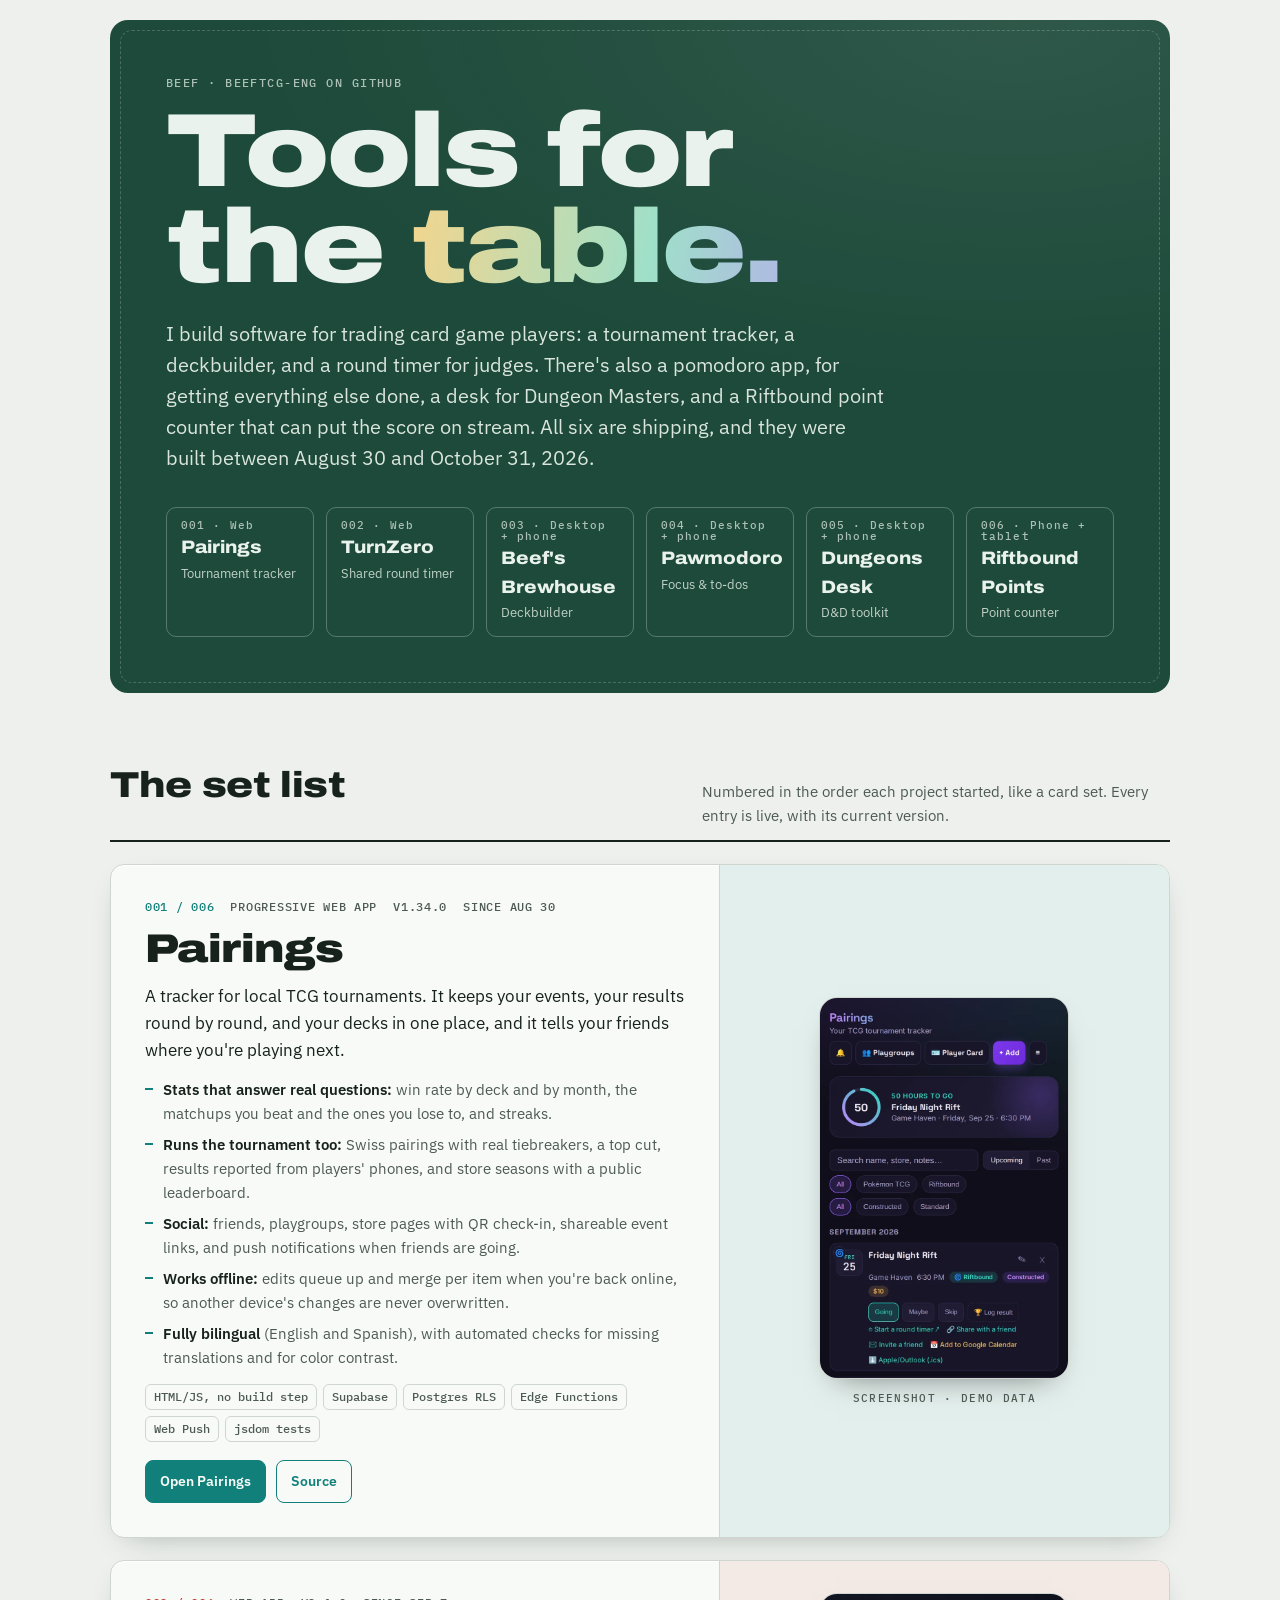
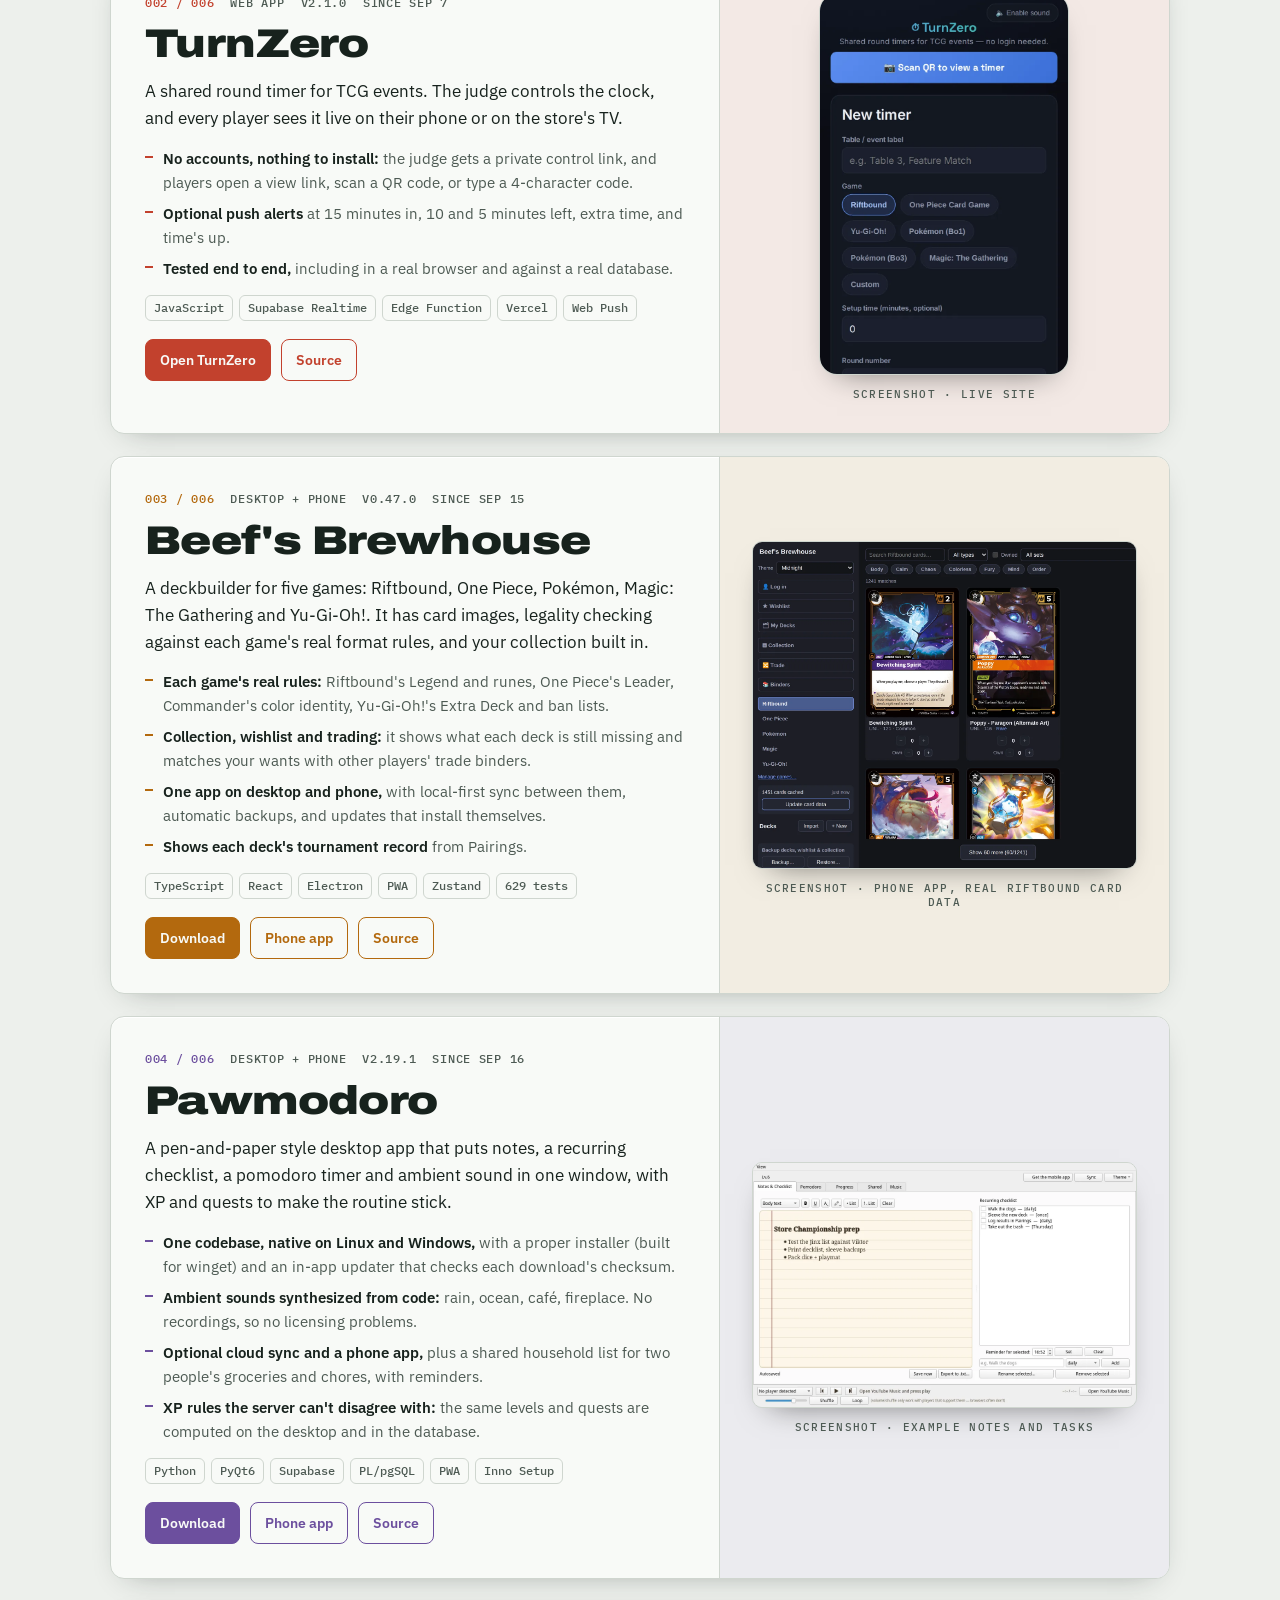
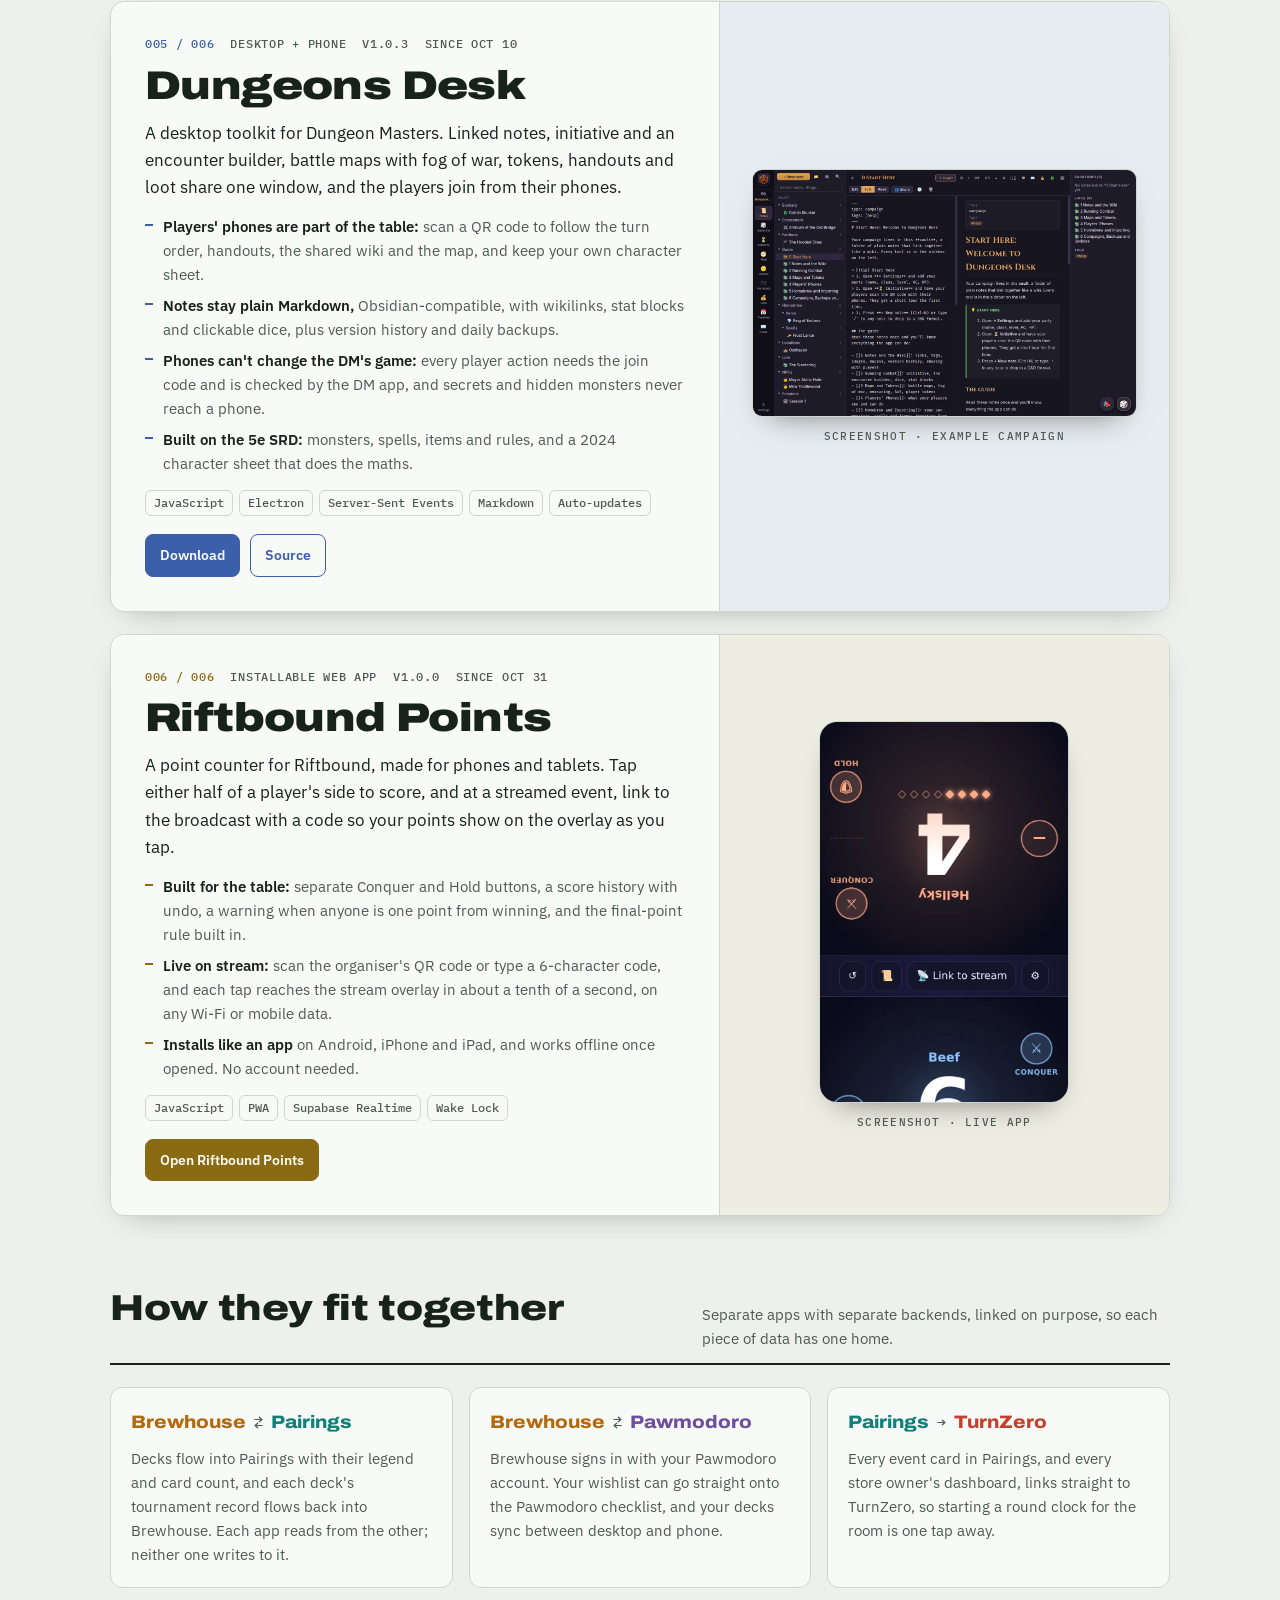
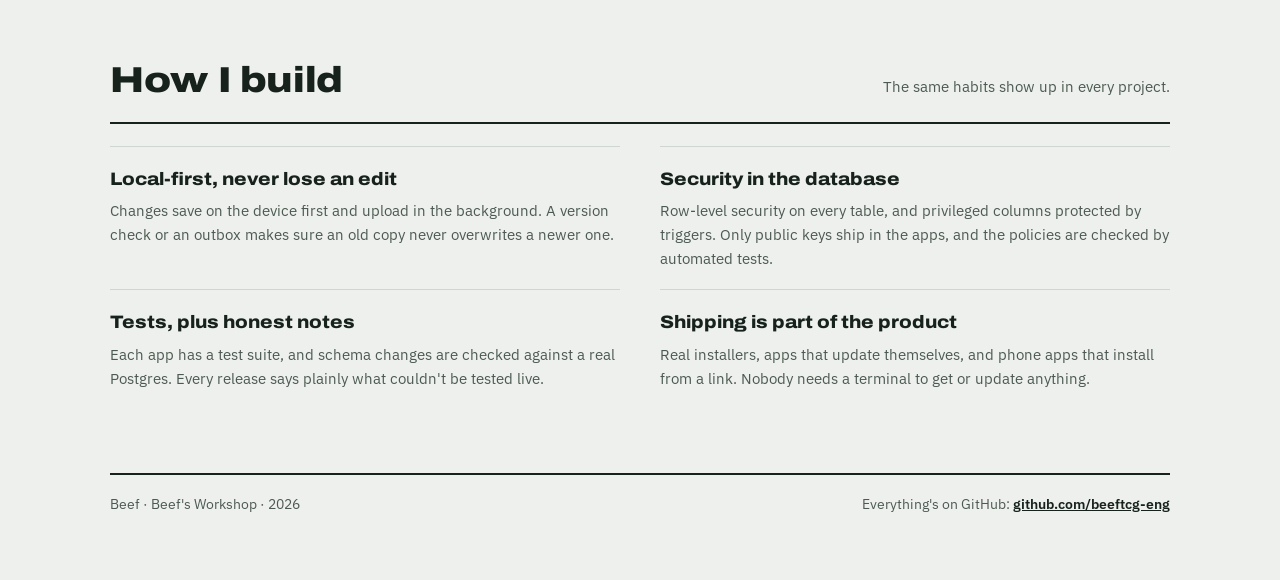
<file: index.html>
<!doctype html>
<html lang="en">
<head>
<meta charset="utf-8">
<meta name="viewport" content="width=device-width, initial-scale=1, viewport-fit=cover">
<title>Beef's Workshop</title>
<meta name="description" content="Beef's shipped apps for trading card game and tabletop players: Pairings, TurnZero, Beef's Brewhouse, Pawmodoro, Dungeons Desk and Riftbound Points.">
<meta property="og:title" content="Beef's Workshop">
<meta property="og:description" content="Tools for the table: a tournament tracker, a deckbuilder, a round timer, a pomodoro app, a desk for Dungeon Masters and a Riftbound point counter.">
<meta property="og:type" content="website">
<meta property="og:url" content="https://beeftcg-eng.github.io/">
<meta name="theme-color" content="#1d4a3a">
<link rel="icon" href="data:image/svg+xml,%3Csvg xmlns='http://www.w3.org/2000/svg' viewBox='0 0 64 64'%3E%3Crect x='14' y='6' width='36' height='52' rx='6' fill='%231d4a3a'/%3E%3Crect x='19' y='11' width='26' height='42' rx='3' fill='none' stroke='%23e9f2ec' stroke-width='2' stroke-dasharray='4 3'/%3E%3Ctext x='32' y='40' font-family='Arial' font-weight='900' font-size='22' text-anchor='middle' fill='%23f4d58d'%3EB%3C/text%3E%3C/svg%3E">
<link rel="preconnect" href="https://fonts.googleapis.com">
<link rel="preconnect" href="https://fonts.gstatic.com" crossorigin>
<link rel="stylesheet" href="https://fonts.googleapis.com/css2?family=Archivo:wdth,wght@112..125,500..900&family=IBM+Plex+Mono:wght@400;500&family=IBM+Plex+Sans:ital,wght@0,400;0,500;0,600;1,400&display=swap">
<style>
  :root {
    color-scheme: light;
    --ground: #edf0ec;
    --sheet: #f8faf7;
    --ink: #17221d;
    --ink-soft: #4d5a53;
    --rule: #cfd6cf;
    --felt: #1d4a3a;
    --felt-ink: #e9f2ec;
    --shadow: 0 1px 0 #ffffff inset, 0 10px 30px -18px rgba(23, 34, 29, .45);
    /* per-project accents, taken from each app's own palette */
    --turnzero: #c2412d;
    --pairings: #11807a;
    --brewhouse: #b3690e;
    --pawmodoro: #6c4f9e;
    --dungeons: #3b5fa8;
    --points: #8a6a12;
    --display: "Archivo", "Arial Narrow", "Helvetica Neue", Arial, sans-serif;
    --body: "IBM Plex Sans", "Segoe UI", Roboto, Helvetica, Arial, sans-serif;
    --mono: "IBM Plex Mono", ui-monospace, "SFMono-Regular", Menlo, Consolas, monospace;
  }
  @media (prefers-color-scheme: dark) {
    :root:not([data-theme="light"]) {
      color-scheme: dark;
      --ground: #101714;
      --sheet: #17201c;
      --ink: #e4ebe6;
      --ink-soft: #9fb0a6;
      --rule: #2c3833;
      --felt: #173c2f;
      --felt-ink: #e4efe8;
      --shadow: 0 1px 0 rgba(255, 255, 255, .04) inset, 0 12px 30px -16px rgba(0, 0, 0, .7);
      --turnzero: #ef7a62;
      --pairings: #4cc3bb;
      --brewhouse: #eba44a;
      --pawmodoro: #b59ae6;
    --dungeons: #8fb0ef;
    --points: #f4d58d;
    }
  }
  :root[data-theme="dark"] {
    color-scheme: dark;
    --ground: #101714;
    --sheet: #17201c;
    --ink: #e4ebe6;
    --ink-soft: #9fb0a6;
    --rule: #2c3833;
    --felt: #173c2f;
    --felt-ink: #e4efe8;
    --shadow: 0 1px 0 rgba(255, 255, 255, .04) inset, 0 12px 30px -16px rgba(0, 0, 0, .7);
    --turnzero: #ef7a62;
    --pairings: #4cc3bb;
    --brewhouse: #eba44a;
    --pawmodoro: #b59ae6;
    --dungeons: #8fb0ef;
    --points: #f4d58d;
  }

  * { box-sizing: border-box; }
  html { -webkit-text-size-adjust: 100%; }
  body { margin: 0; }
  img { max-width: 100%; }
  body {
    background: var(--ground);
    color: var(--ink);
    font: 400 16px/1.6 var(--body);
    padding-inline: 20px;
    padding-block: 0 64px;
  }
  .wrap { max-width: 1060px; margin: 0 auto; }
  a { color: inherit; }
  a:focus-visible, button:focus-visible { outline: 2px solid var(--pairings); outline-offset: 3px; border-radius: 4px; }
  h1, h2, h3 { font-family: var(--display); text-wrap: balance; margin: 0; }
  .eyebrow {
    font: 500 12px/1.2 var(--mono);
    letter-spacing: .12em;
    text-transform: uppercase;
    color: var(--ink-soft);
  }

  /* ---------- hero: the playmat ---------- */
  .mat {
    margin-top: 20px;
    background:
      radial-gradient(120% 90% at 85% 0%, rgba(255, 255, 255, .08), transparent 60%),
      var(--felt);
    color: var(--felt-ink);
    border-radius: 18px;
    padding: clamp(28px, 5vw, 56px);
    position: relative;
    overflow: hidden;
  }
  .mat::after { /* stitched playmat edge */
    content: "";
    position: absolute;
    inset: 10px;
    border: 1.5px dashed rgba(233, 242, 236, .22);
    border-radius: 12px;
    pointer-events: none;
  }
  .mat .eyebrow { color: rgba(233, 242, 236, .7); }
  .mat h1 {
    font-size: clamp(44px, 9vw, 104px);
    line-height: .92;
    font-weight: 900;
    font-stretch: 125%;
    letter-spacing: -.02em;
    margin-top: 14px;
  }
  .mat h1 .foil {
    background: linear-gradient(100deg, #f4d58d 0%, #9fe0c9 30%, #b8a6f0 55%, #f7b27a 80%, #f4d58d 100%);
    background-size: 220% 100%;
    -webkit-background-clip: text;
    background-clip: text;
    color: transparent;
    animation: foil 9s ease-in-out infinite alternate;
  }
  @keyframes foil { from { background-position: 0% 0; } to { background-position: 100% 0; } }
  @media (prefers-reduced-motion: reduce) { .mat h1 .foil { animation: none; } }
  .mat p.lede {
    max-width: 60ch;
    font-size: clamp(17px, 2.1vw, 20px);
    line-height: 1.55;
    margin: 22px 0 0;
    color: rgba(233, 242, 236, .92);
  }
  .zones {
    margin-top: 34px;
    display: grid;
    grid-template-columns: repeat(6, minmax(0, 1fr));
    gap: 12px;
  }
  .zone {
    border: 1.5px solid rgba(233, 242, 236, .28);
    border-radius: 10px;
    padding: 12px 14px;
    text-decoration: none;
    display: flex;
    flex-direction: column;
    gap: 2px;
    transition: background .2s, border-color .2s;
  }
  .zone:hover { background: rgba(255, 255, 255, .07); border-color: rgba(233, 242, 236, .55); }
  .zone .no { font: 500 11px/1 var(--mono); letter-spacing: .1em; opacity: .7; }
  .zone b { font-family: var(--display); font-stretch: 112%; font-weight: 800; font-size: 18px; }
  .zone span:last-child { font-size: 13px; opacity: .8; }

  /* ---------- section heads ---------- */
  .head {
    display: flex;
    flex-wrap: wrap;
    align-items: baseline;
    justify-content: space-between;
    gap: 8px 24px;
    margin: 64px 0 22px;
    padding-bottom: 12px;
    border-bottom: 2px solid var(--ink);
  }
  .head h2 { font-size: clamp(26px, 4vw, 36px); font-weight: 850; font-stretch: 118%; letter-spacing: -.01em; }
  .head p { margin: 0; color: var(--ink-soft); font-size: 15px; max-width: 52ch; }

  /* ---------- the set list ---------- */
  .set { display: grid; gap: 22px; }
  .entry {
    --accent: var(--ink);
    background: var(--sheet);
    border: 1px solid var(--rule);
    border-radius: 14px;
    box-shadow: var(--shadow);
    display: grid;
    grid-template-columns: minmax(0, 1.35fr) minmax(0, 1fr);
    overflow: hidden;
  }
  .entry.tz { --accent: var(--turnzero); }
  .entry.pr { --accent: var(--pairings); }
  .entry.bh { --accent: var(--brewhouse); }
  .entry.pm { --accent: var(--pawmodoro); }
  .entry.dd { --accent: var(--dungeons); }
  .entry.rp { --accent: var(--points); }
  .entry .text { padding: clamp(22px, 3.2vw, 34px); display: flex; flex-direction: column; gap: 14px; }
  .meta {
    display: flex;
    flex-wrap: wrap;
    gap: 6px 16px;
    font: 500 12px/1.3 var(--mono);
    letter-spacing: .06em;
    text-transform: uppercase;
    color: var(--ink-soft);
  }
  .meta .num { color: var(--accent); font-weight: 500; }
  .entry h3 { font-size: clamp(28px, 4vw, 40px); font-weight: 900; font-stretch: 120%; line-height: 1; letter-spacing: -.015em; }
  .entry .pitch { margin: 0; font-size: 17px; max-width: 58ch; }
  .entry ul { margin: 0; padding: 0; list-style: none; display: grid; gap: 7px; font-size: 15px; color: var(--ink-soft); }
  .entry li { padding-left: 18px; position: relative; max-width: 62ch; }
  .entry li::before { content: ""; position: absolute; left: 0; top: .62em; width: 8px; height: 2px; background: var(--accent); }
  .entry li strong { color: var(--ink); font-weight: 600; }
  .stack { display: flex; flex-wrap: wrap; gap: 6px; }
  .stack span {
    font: 500 12px/1 var(--mono);
    padding: 6px 8px;
    border: 1px solid var(--rule);
    border-radius: 6px;
    color: var(--ink-soft);
  }
  .links { display: flex; flex-wrap: wrap; gap: 10px; margin-top: 4px; }
  .links a {
    font-weight: 600;
    font-size: 14px;
    text-decoration: none;
    padding: 9px 14px;
    border-radius: 8px;
    border: 1.5px solid var(--accent);
    color: var(--accent);
    transition: background .15s, color .15s;
  }
  .links a.primary { background: var(--accent); color: var(--sheet); }
  .links a:hover { background: var(--accent); color: var(--sheet); }

  /* the specimen: a real screenshot of each app */
  .specimen {
    margin: 0;
    background: color-mix(in srgb, var(--accent) 9%, var(--sheet));
    border-left: 1px solid var(--rule);
    padding: clamp(22px, 3vw, 32px);
    display: flex;
    flex-direction: column;
    justify-content: center;
    align-items: center;
    gap: 12px;
  }
  .shot img {
    display: block;
    max-width: 100%;
    height: auto;
    border: 1px solid var(--rule);
    border-radius: 10px;
    background: var(--sheet);
    box-shadow: 0 14px 30px -18px rgba(0, 0, 0, .55);
  }
  /* phone screenshots: a phone-width window onto the top of the screen */
  .shot.phone img {
    width: min(100%, 250px);
    aspect-ratio: 720 / 1100;
    object-fit: cover;
    object-position: top;
    border-radius: 18px;
  }
  .shot.wide img { width: 100%; }
  .shot figcaption {
    font: 500 11px/1.3 var(--mono);
    letter-spacing: .12em;
    text-transform: uppercase;
    color: var(--ink-soft);
    text-align: center;
  }

  /* ---------- how they connect ---------- */
  .links-grid { display: grid; grid-template-columns: repeat(3, minmax(0, 1fr)); gap: 16px; }
  .link-card { padding: 20px; border-radius: 12px; background: var(--sheet); border: 1px solid var(--rule); display: flex; flex-direction: column; gap: 10px; }
  .pair { display: flex; align-items: center; gap: 8px; flex-wrap: wrap; font-family: var(--display); font-weight: 800; font-stretch: 112%; font-size: 18px; }
  .pair .arrow { font-family: var(--mono); font-weight: 500; color: var(--ink-soft); font-size: 15px; }
  .c-tz { color: var(--turnzero); } .c-pr { color: var(--pairings); } .c-bh { color: var(--brewhouse); } .c-pm { color: var(--pawmodoro); } .c-dd { color: var(--dungeons); } .c-rp { color: var(--points); }
  .link-card p { margin: 0; color: var(--ink-soft); font-size: 15px; }

  /* ---------- habits ---------- */
  .habits { display: grid; grid-template-columns: repeat(2, minmax(0, 1fr)); gap: 0 40px; }
  .habit { padding: 18px 0; border-top: 1px solid var(--rule); }
  .habit h3 { font-size: 18px; font-weight: 800; font-stretch: 112%; margin-bottom: 6px; }
  .habit p { margin: 0; color: var(--ink-soft); font-size: 15px; max-width: 58ch; }

  footer {
    margin-top: 64px;
    padding-top: 18px;
    border-top: 2px solid var(--ink);
    display: flex;
    flex-wrap: wrap;
    justify-content: space-between;
    gap: 10px 24px;
    font-size: 14px;
    color: var(--ink-soft);
  }
  footer a { font-weight: 600; color: var(--ink); }

  @media (max-width: 1100px) {
    .zones { grid-template-columns: repeat(3, minmax(0, 1fr)); }
  }
  @media (max-width: 820px) {
    .entry { grid-template-columns: 1fr; }
    .specimen { border-left: 0; border-top: 1px solid var(--rule); }
    .links-grid { grid-template-columns: 1fr; }
    .habits { grid-template-columns: 1fr; }
    .zones { grid-template-columns: repeat(2, minmax(0, 1fr)); }
  }
</style>
</head>
<body>

<div class="wrap">
  <header class="mat">
    <div class="eyebrow">Beef · beeftcg-eng on GitHub</div>
    <h1>Tools for the <span class="foil">table.</span></h1>
    <p class="lede">
      I build software for trading card game players: a tournament tracker, a deckbuilder, and a round timer for judges.
      There's also a pomodoro app, for getting everything else done, a desk for Dungeon Masters, and a Riftbound point
      counter that can put the score on stream. All six are shipping, and they were built between August&nbsp;30 and October&nbsp;31, 2026.
    </p>
    <nav class="zones" aria-label="Projects">
      <a class="zone" href="#pairings"><span class="no">001 · Web</span><b>Pairings</b><span>Tournament tracker</span></a>
      <a class="zone" href="#turnzero"><span class="no">002 · Web</span><b>TurnZero</b><span>Shared round timer</span></a>
      <a class="zone" href="#brewhouse"><span class="no">003 · Desktop + phone</span><b>Beef's Brewhouse</b><span>Deckbuilder</span></a>
      <a class="zone" href="#pawmodoro"><span class="no">004 · Desktop + phone</span><b>Pawmodoro</b><span>Focus &amp; to-dos</span></a>
      <a class="zone" href="#dungeonsdesk"><span class="no">005 · Desktop + phone</span><b>Dungeons Desk</b><span>D&amp;D toolkit</span></a>
      <a class="zone" href="#points"><span class="no">006 · Phone + tablet</span><b>Riftbound Points</b><span>Point counter</span></a>
    </nav>
  </header>

  <div class="head">
    <h2>The set list</h2>
    <p>Numbered in the order each project started, like a card set. Every entry is live, with its current version.</p>
  </div>

  <div class="set">
    <!-- 001 Pairings -->
    <article class="entry pr" id="pairings">
      <div class="text">
        <div class="meta"><span class="num">001 / 006</span><span>Progressive web app</span><span>v1.34.0</span><span>Since Aug 30</span></div>
        <h3>Pairings</h3>
        <p class="pitch">A tracker for local TCG tournaments. It keeps your events, your results round by round, and your decks in one place, and it tells your friends where you're playing next.</p>
        <ul>
          <li><strong>Stats that answer real questions:</strong> win rate by deck and by month, the matchups you beat and the ones you lose to, and streaks.</li>
          <li><strong>Runs the tournament too:</strong> Swiss pairings with real tiebreakers, a top cut, results reported from players' phones, and store seasons with a public leaderboard.</li>
          <li><strong>Social:</strong> friends, playgroups, store pages with QR check-in, shareable event links, and push notifications when friends are going.</li>
          <li><strong>Works offline:</strong> edits queue up and merge per item when you're back online, so another device's changes are never overwritten.</li>
          <li><strong>Fully bilingual</strong> (English and Spanish), with automated checks for missing translations and for color contrast.</li>
        </ul>
        <div class="stack"><span>HTML/JS, no build step</span><span>Supabase</span><span>Postgres RLS</span><span>Edge Functions</span><span>Web Push</span><span>jsdom tests</span></div>
        <div class="links">
          <a class="primary" href="https://pairings-coral.vercel.app" target="_blank" rel="noopener">Open Pairings</a>
          <a href="https://github.com/beeftcg-eng/Pairings" target="_blank" rel="noopener">Source</a>
        </div>
      </div>
      <figure class="specimen shot phone">
        <img src="img/pairings.webp" width="720" height="1474" alt="Pairings on a phone: an upcoming-event countdown and event cards with Going, Log result and round-timer links" loading="lazy" decoding="async">
        <figcaption>Screenshot · demo data</figcaption>
      </figure>
    </article>

    <!-- 002 TurnZero -->
    <article class="entry tz" id="turnzero">
      <div class="text">
        <div class="meta"><span class="num">002 / 006</span><span>Web app</span><span>v2.1.0</span><span>Since Sep 7</span></div>
        <h3>TurnZero</h3>
        <p class="pitch">A shared round timer for TCG events. The judge controls the clock, and every player sees it live on their phone or on the store's TV.</p>
        <ul>
          <li><strong>No accounts, nothing to install:</strong> the judge gets a private control link, and players open a view link, scan a QR code, or type a 4-character code.</li>
          <li><strong>Optional push alerts</strong> at 15 minutes in, 10 and 5 minutes left, extra time, and time's up.</li>
          <li><strong>Tested end to end,</strong> including in a real browser and against a real database.</li>
        </ul>
        <div class="stack"><span>JavaScript</span><span>Supabase Realtime</span><span>Edge Function</span><span>Vercel</span><span>Web Push</span></div>
        <div class="links">
          <a class="primary" href="https://turn-zero-nine.vercel.app" target="_blank" rel="noopener">Open TurnZero</a>
          <a href="https://github.com/beeftcg-eng/round-zero" target="_blank" rel="noopener">Source</a>
        </div>
      </div>
      <figure class="specimen shot phone">
        <img src="img/turnzero.webp" width="720" height="1474" alt="TurnZero home screen: create a round timer with game presets for Riftbound, One Piece, Yu-Gi-Oh!, Pokémon and Magic" loading="lazy" decoding="async">
        <figcaption>Screenshot · live site</figcaption>
      </figure>
    </article>

    <!-- 003 Brewhouse -->
    <article class="entry bh" id="brewhouse">
      <div class="text">
        <div class="meta"><span class="num">003 / 006</span><span>Desktop + phone</span><span>v0.47.0</span><span>Since Sep 15</span></div>
        <h3>Beef's Brewhouse</h3>
        <p class="pitch">A deckbuilder for five games: Riftbound, One Piece, Pokémon, Magic: The Gathering and Yu-Gi-Oh!. It has card images, legality checking against each game's real format rules, and your collection built in.</p>
        <ul>
          <li><strong>Each game's real rules:</strong> Riftbound's Legend and runes, One Piece's Leader, Commander's color identity, Yu-Gi-Oh!'s Extra Deck and ban lists.</li>
          <li><strong>Collection, wishlist and trading:</strong> it shows what each deck is still missing and matches your wants with other players' trade binders.</li>
          <li><strong>One app on desktop and phone,</strong> with local-first sync between them, automatic backups, and updates that install themselves.</li>
          <li><strong>Shows each deck's tournament record</strong> from Pairings.</li>
        </ul>
        <div class="stack"><span>TypeScript</span><span>React</span><span>Electron</span><span>PWA</span><span>Zustand</span><span>629 tests</span></div>
        <div class="links">
          <a class="primary" href="https://github.com/beeftcg-eng/deckbuilder-releases/releases/latest" target="_blank" rel="noopener">Download</a>
          <a href="https://beeftcg-eng.github.io/deckbuilder/" target="_blank" rel="noopener">Phone app</a>
          <a href="https://github.com/beeftcg-eng/deckbuilder" target="_blank" rel="noopener">Source</a>
        </div>
      </div>
      <figure class="specimen shot wide">
        <img src="img/brewhouse.webp" width="1400" height="1191" alt="Beef's Brewhouse card browser showing Riftbound cards with deck and collection steppers" loading="lazy" decoding="async">
        <figcaption>Screenshot · phone app, real Riftbound card data</figcaption>
      </figure>
    </article>

    <!-- 004 Pawmodoro -->
    <article class="entry pm" id="pawmodoro">
      <div class="text">
        <div class="meta"><span class="num">004 / 006</span><span>Desktop + phone</span><span>v2.19.1</span><span>Since Sep 16</span></div>
        <h3>Pawmodoro</h3>
        <p class="pitch">A pen-and-paper style desktop app that puts notes, a recurring checklist, a pomodoro timer and ambient sound in one window, with XP and quests to make the routine stick.</p>
        <ul>
          <li><strong>One codebase, native on Linux and Windows,</strong> with a proper installer (built for winget) and an in-app updater that checks each download's checksum.</li>
          <li><strong>Ambient sounds synthesized from code:</strong> rain, ocean, café, fireplace. No recordings, so no licensing problems.</li>
          <li><strong>Optional cloud sync and a phone app,</strong> plus a shared household list for two people's groceries and chores, with reminders.</li>
          <li><strong>XP rules the server can't disagree with:</strong> the same levels and quests are computed on the desktop and in the database.</li>
        </ul>
        <div class="stack"><span>Python</span><span>PyQt6</span><span>Supabase</span><span>PL/pgSQL</span><span>PWA</span><span>Inno Setup</span></div>
        <div class="links">
          <a class="primary" href="https://github.com/beeftcg-eng/pawmodoro/releases/latest" target="_blank" rel="noopener">Download</a>
          <a href="https://beeftcg-eng.github.io/pawmodoro/" target="_blank" rel="noopener">Phone app</a>
          <a href="https://github.com/beeftcg-eng/pawmodoro" target="_blank" rel="noopener">Source</a>
        </div>
      </div>
      <figure class="specimen shot wide">
        <img src="img/pawmodoro.webp" width="1100" height="700" alt="Pawmodoro on the desktop: lined-paper notes beside a recurring checklist, with the player bar below" loading="lazy" decoding="async">
        <figcaption>Screenshot · example notes and tasks</figcaption>
      </figure>
    </article>
    <!-- 005 Dungeons Desk -->
    <article class="entry dd" id="dungeonsdesk">
      <div class="text">
        <div class="meta"><span class="num">005 / 006</span><span>Desktop + phone</span><span>v1.0.3</span><span>Since Oct 10</span></div>
        <h3>Dungeons Desk</h3>
        <p class="pitch">A desktop toolkit for Dungeon Masters. Linked notes, initiative and an encounter builder, battle maps with fog of war, tokens, handouts and loot share one window, and the players join from their phones.</p>
        <ul>
          <li><strong>Players' phones are part of the table:</strong> scan a QR code to follow the turn order, handouts, the shared wiki and the map, and keep your own character sheet.</li>
          <li><strong>Notes stay plain Markdown,</strong> Obsidian-compatible, with wikilinks, stat blocks and clickable dice, plus version history and daily backups.</li>
          <li><strong>Phones can't change the DM's game:</strong> every player action needs the join code and is checked by the DM app, and secrets and hidden monsters never reach a phone.</li>
          <li><strong>Built on the 5e SRD:</strong> monsters, spells, items and rules, and a 2024 character sheet that does the maths.</li>
        </ul>
        <div class="stack"><span>JavaScript</span><span>Electron</span><span>Server-Sent Events</span><span>Markdown</span><span>Auto-updates</span></div>
        <div class="links">
          <a class="primary" href="https://github.com/beeftcg-eng/dungeons-desk/releases/latest" target="_blank" rel="noopener">Download</a>
          <a href="https://github.com/beeftcg-eng/dungeons-desk" target="_blank" rel="noopener">Source</a>
        </div>
      </div>
      <figure class="specimen shot wide">
        <img src="img/dungeonsdesk.webp" width="1400" height="900" alt="Dungeons Desk notes view: a campaign vault in the sidebar, a note in split edit and preview, and its links and tags" loading="lazy" decoding="async">
        <figcaption>Screenshot · example campaign</figcaption>
      </figure>
    </article>

    <!-- 006 Riftbound Points -->
    <article class="entry rp" id="points">
      <div class="text">
        <div class="meta"><span class="num">006 / 006</span><span>Installable web app</span><span>v1.0.0</span><span>Since Oct 31</span></div>
        <h3>Riftbound Points</h3>
        <p class="pitch">A point counter for Riftbound, made for phones and tablets. Tap either half of a player's side to score, and at a streamed event, link to the broadcast with a code so your points show on the overlay as you tap.</p>
        <ul>
          <li><strong>Built for the table:</strong> separate Conquer and Hold buttons, a score history with undo, a warning when anyone is one point from winning, and the final-point rule built in.</li>
          <li><strong>Live on stream:</strong> scan the organiser's QR code or type a 6-character code, and each tap reaches the stream overlay in about a tenth of a second, on any Wi-Fi or mobile data.</li>
          <li><strong>Installs like an app</strong> on Android, iPhone and iPad, and works offline once opened. No account needed.</li>
        </ul>
        <div class="stack"><span>JavaScript</span><span>PWA</span><span>Supabase Realtime</span><span>Wake Lock</span></div>
        <div class="links">
          <a class="primary" href="https://beeftcg-eng.github.io/points/" target="_blank" rel="noopener">Open Riftbound Points</a>
        </div>
      </div>
      <figure class="specimen shot phone">
        <img src="img/points.webp" width="720" height="1474" alt="Riftbound Points on a phone: two players' scores, 4 and 6 of 8, each with Conquer, Hold and minus buttons, the opponent's half turned to face them" loading="lazy" decoding="async">
        <figcaption>Screenshot · live app</figcaption>
      </figure>
    </article>
  </div>

  <div class="head">
    <h2>How they fit together</h2>
    <p>Separate apps with separate backends, linked on purpose, so each piece of data has one home.</p>
  </div>
  <div class="links-grid">
    <div class="link-card">
      <div class="pair"><span class="c-bh">Brewhouse</span><span class="arrow">⇄</span><span class="c-pr">Pairings</span></div>
      <p>Decks flow into Pairings with their legend and card count, and each deck's tournament record flows back into Brewhouse. Each app reads from the other; neither one writes to it.</p>
    </div>
    <div class="link-card">
      <div class="pair"><span class="c-bh">Brewhouse</span><span class="arrow">⇄</span><span class="c-pm">Pawmodoro</span></div>
      <p>Brewhouse signs in with your Pawmodoro account. Your wishlist can go straight onto the Pawmodoro checklist, and your decks sync between desktop and phone.</p>
    </div>
    <div class="link-card">
      <div class="pair"><span class="c-pr">Pairings</span><span class="arrow">→</span><span class="c-tz">TurnZero</span></div>
      <p>Every event card in Pairings, and every store owner's dashboard, links straight to TurnZero, so starting a round clock for the room is one tap away.</p>
    </div>
  </div>

  <div class="head">
    <h2>How I build</h2>
    <p>The same habits show up in every project.</p>
  </div>
  <div class="habits">
    <div class="habit">
      <h3>Local-first, never lose an edit</h3>
      <p>Changes save on the device first and upload in the background. A version check or an outbox makes sure an old copy never overwrites a newer one.</p>
    </div>
    <div class="habit">
      <h3>Security in the database</h3>
      <p>Row-level security on every table, and privileged columns protected by triggers. Only public keys ship in the apps, and the policies are checked by automated tests.</p>
    </div>
    <div class="habit">
      <h3>Tests, plus honest notes</h3>
      <p>Each app has a test suite, and schema changes are checked against a real Postgres. Every release says plainly what couldn't be tested live.</p>
    </div>
    <div class="habit">
      <h3>Shipping is part of the product</h3>
      <p>Real installers, apps that update themselves, and phone apps that install from a link. Nobody needs a terminal to get or update anything.</p>
    </div>
  </div>

  <footer>
    <span>Beef · Beef's Workshop · 2026</span>
    <span>Everything's on GitHub: <a href="https://github.com/beeftcg-eng" target="_blank" rel="noopener">github.com/beeftcg-eng</a></span>
  </footer>
</div>

</body>
</html>
</file>
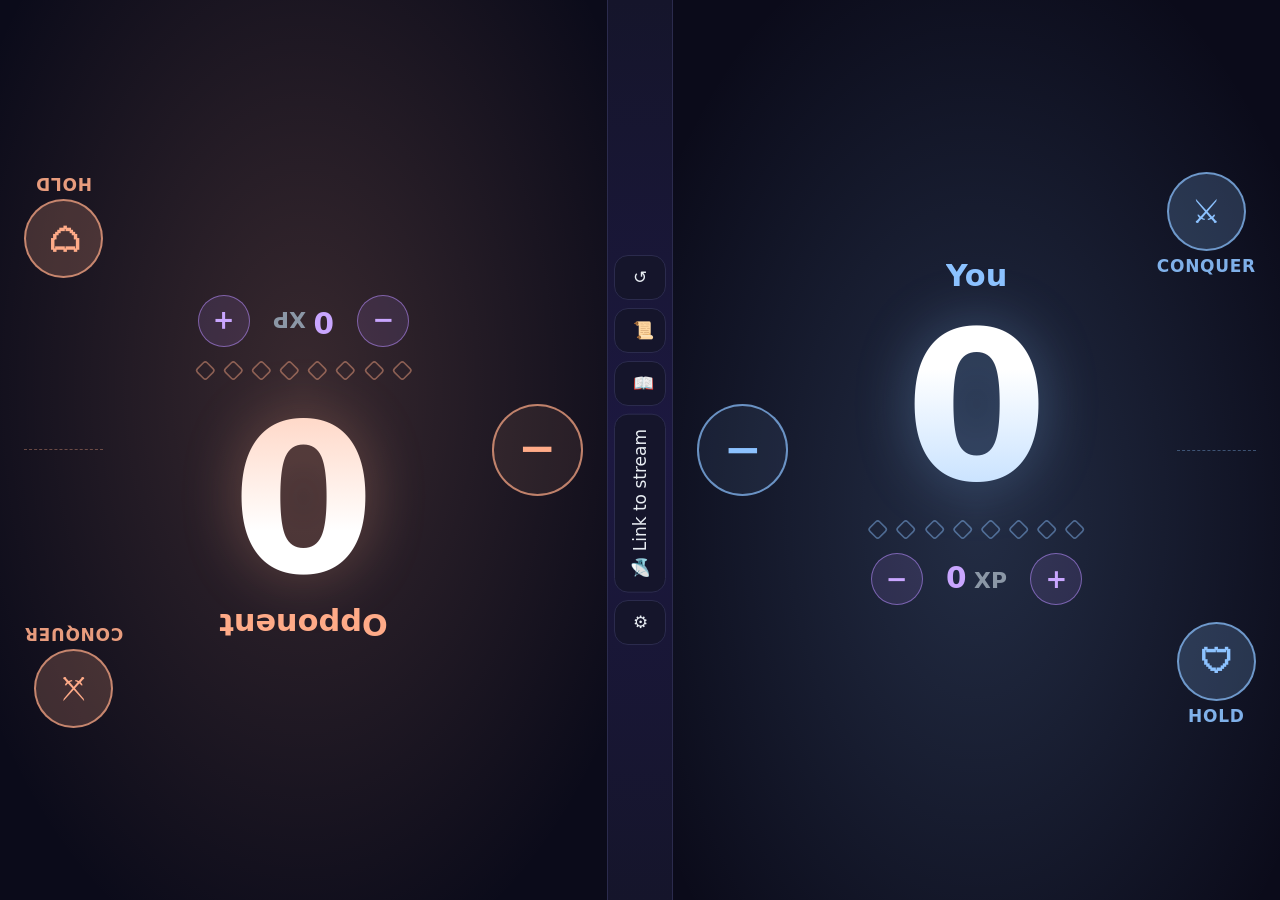
<file: points/index.html>
<!DOCTYPE html>
<html lang="en">
<head>
<meta charset="utf-8">
<meta name="viewport" content="width=device-width, initial-scale=1, viewport-fit=cover, user-scalable=no, interactive-widget=resizes-content">
<meta name="mobile-web-app-capable" content="yes">
<meta name="theme-color" content="#0b0b1a">
<meta name="description" content="Free Riftbound point counter. Link it to a tournament stream with a code.">
<meta name="apple-mobile-web-app-capable" content="yes">
<meta name="apple-mobile-web-app-status-bar-style" content="black-translucent">
<title>Riftbound Points</title>
<link rel="manifest" href="manifest.webmanifest">
<link rel="icon" href="icon.svg" type="image/svg+xml">
<link rel="apple-touch-icon" href="apple-touch-icon.png">
<link rel="stylesheet" href="app.css">
</head>
<body>
<main id="board">
  <section class="side them" id="them">
    <button class="zone minus" data-who="them" data-kind="minus" aria-label="Opponent minus one"><span class="ico">−</span></button>
    <button class="zone conquer" data-who="them" data-kind="conquer" aria-label="Opponent conquer, plus one"><span class="stk"><span class="ico">⚔</span><b>Conquer</b></span></button>
    <button class="zone hold" data-who="them" data-kind="hold" aria-label="Opponent hold, plus one"><span class="stk"><span class="ico">🛡</span><b>Hold</b></span></button>
    <div class="alerts" id="themAlerts"></div>
    <div class="center">
      <div class="name" id="themName">Opponent</div>
      <div class="pts" id="themPts">0</div>
      <div class="pips" id="themPips"></div>
      <div class="xp" id="themXp"><button class="xp-btn" data-xp="-1" data-who="them" aria-label="Opponent XP minus one">−</button><span class="xp-val"><b>0</b> XP<i class="lv"></i></span><button class="xp-btn" data-xp="1" data-who="them" aria-label="Opponent XP plus one">+</button></div>
      <div class="note" id="themNote"></div>
      <div class="clock" id="themClock" hidden></div>
    </div>
  </section>

  <nav class="bar">
    <button id="resetBtn" title="Both scores back to 0" aria-label="Reset">↺<span class="lbl"> Reset</span></button>
    <button id="logBtn" title="Score history" aria-label="Score history">📜<span class="lbl"> Log</span></button>
    <button id="rulesBtn" title="Search the official rules and cards" aria-label="Rules search">📖<span class="lbl"> Rules</span></button>
    <button id="linkBtn" class="link">📡 Link to stream</button>
    <button id="installBtn" class="install" hidden aria-label="Install">⬇<span class="lbl"> Install</span></button>
    <button id="menuBtn" title="Settings" aria-label="Settings">⚙</button>
  </nav>

  <section class="side me" id="me">
    <button class="zone minus" data-who="me" data-kind="minus" aria-label="minus one"><span class="ico">−</span></button>
    <button class="zone conquer" data-who="me" data-kind="conquer" aria-label="conquer, plus one"><span class="stk"><span class="ico">⚔</span><b>Conquer</b></span></button>
    <button class="zone hold" data-who="me" data-kind="hold" aria-label="hold, plus one"><span class="stk"><span class="ico">🛡</span><b>Hold</b></span></button>
    <div class="alerts" id="meAlerts"></div>
    <div class="center">
      <div class="name" id="meName">You</div>
      <div class="pts" id="mePts">0</div>
      <div class="pips" id="mePips"></div>
      <div class="xp" id="meXp"><button class="xp-btn" data-xp="-1" data-who="me" aria-label="XP minus one">−</button><span class="xp-val"><b>0</b> XP<i class="lv"></i></span><button class="xp-btn" data-xp="1" data-who="me" aria-label="XP plus one">+</button></div>
      <div class="note" id="meNote"></div>
      <div class="clock" id="meClock" hidden></div>
    </div>
  </section>
</main>

<dialog id="logDlg" class="log-dlg">
  <form method="dialog">
    <h2>Score history</h2>
    <div class="tally" id="tally"></div>
    <ol class="log" id="logList"></ol>
    <div class="row">
      <button type="button" id="undoBtn" title="Take back the last change">↶ Undo last</button>
      <button type="button" id="clearLogBtn" class="danger">Clear</button>
      <button value="close" class="primary">Done</button>
    </div>
  </form>
</dialog>

<dialog id="rulesDlg" class="rules-dlg">
  <form method="dialog" id="rulesForm">
    <h2>📖 Rules search</h2>
    <p class="judge-note">Type a keyword, a card name or a rule number (like 730). Matching official Core Rules, Tournament Rules and card text show below. Works offline. <b>At an event, the judge's ruling is final.</b></p>
    <input id="rulesIn" type="search" maxlength="200" autocomplete="off" placeholder="e.g. hunt xp, mulligan, Master Yi">
    <h3 class="rb-title" id="rbTitle" hidden>📖 From the rulebook</h3>
    <div class="rb-results" id="rbResults"></div>
    <div class="row">
      <button value="close" class="primary" formnovalidate>Close</button>
    </div>
  </form>
</dialog>

<dialog id="finalDlg">
  <form method="dialog">
    <h2>⚔ Conquering for the final point</h2>
    <p id="finalText"></p>
    <div class="col">
      <button type="button" data-final="yes" class="primary">Scored every battlefield this turn: take the point</button>
      <button type="button" data-final="no">Not every battlefield: draw a card instead</button>
      <button type="button" data-final="cancel">Cancel</button>
    </div>
  </form>
</dialog>

<dialog id="linkDlg">
  <form method="dialog" id="linkForm">
    <h2>Link to the stream</h2>
    <p>Enter the code the tournament organiser gave you. With a player's code, that player's points show on the stream as you change them. With the table code, this one phone keeps both players' points.</p>
    <input id="codeIn" autocomplete="off" autocapitalize="characters" spellcheck="false" maxlength="8" placeholder="ABC234" inputmode="text">
    <p class="err" id="linkErr"></p>
    <div class="row">
      <button value="cancel" formnovalidate>Cancel</button>
      <button id="linkGo" value="go" class="primary">Link</button>
    </div>
  </form>
</dialog>

<dialog id="linkedDlg">
  <form method="dialog">
    <h2>Linked to the stream</h2>
    <p id="linkedInfo"></p>
    <div class="row">
      <button id="unlinkBtn" value="unlink" class="danger">Unlink</button>
      <button value="close" class="primary">OK</button>
    </div>
  </form>
</dialog>

<dialog id="menuDlg">
  <form method="dialog">
    <h2>Settings</h2>
    <label>Your name <input id="nameIn" maxlength="24" placeholder="You"></label>
    <label>Opponent <input id="oppIn" maxlength="24" placeholder="Opponent"></label>
    <label>Points to win <input id="winIn" type="number" min="1" max="30" inputmode="numeric"></label>
    <label class="check"><input id="flipIn" type="checkbox"> Flip opponent's side (phone in the middle of the table)</label>
    <label class="check"><input id="xpIn" type="checkbox"> XP counter (Unleashed: Hunt, Level)</label>
    <label class="check"><input id="buzzIn" type="checkbox"> Buzz on tap</label>
    <label class="check"><input id="awakeIn" type="checkbox"> Keep the screen on</label>
    <button type="button" id="installHelpBtn" class="install-help">⬇ Install on this phone</button>
    <div class="row">
      <button value="close" class="primary">Done</button>
    </div>
  </form>
</dialog>

<dialog id="installDlg">
  <form method="dialog">
    <h2>Install Riftbound Points</h2>
    <p id="installIntro">Put it on your home screen so it opens like an app and works with no signal.</p>
    <ol class="ios-steps" id="installSteps"></ol>
    <div class="row"><button value="close" class="primary">Got it</button></div>
  </form>
</dialog>

<div id="toast" class="toast" hidden></div>
<script type="module" src="app.js"></script>
</body>
</html>
</file>
<file: points/app.css>
/* Riftbound Points: touch-first, sized to whatever space each player's half gets (phone, tablet, landscape). */
:root {
  --bg: #0b0b1a;
  --panel: #15152b;
  --line: #2b2b4d;
  --text: #e8edf3;
  --dim: #8b97a6;
  --me: #8cc2ff;
  --them: #ffab88;
  --gold: #f4d58d;
  --bar-h: 60px;
  color-scheme: dark;
}
* { box-sizing: border-box; -webkit-tap-highlight-color: transparent; }
html, body { margin: 0; height: 100%; background: var(--bg); color: var(--text); font: 16px/1.35 system-ui, -apple-system, "Segoe UI", Roboto, sans-serif; overscroll-behavior: none; }
body { position: fixed; inset: 0; overflow: hidden; padding: env(safe-area-inset-top) env(safe-area-inset-right) env(safe-area-inset-bottom) env(safe-area-inset-left); user-select: none; -webkit-user-select: none; -webkit-touch-callout: none; touch-action: manipulation; }
button { font: inherit; color: inherit; background: var(--panel); border: 1px solid var(--line); border-radius: 14px; padding: 10px 14px; min-height: 44px; cursor: pointer; touch-action: manipulation; }
button:active { filter: brightness(1.3); }
button.primary { background: #1f6feb; border-color: #1f6feb; color: #fff; font-weight: 600; }
button.danger { color: #ff8f8f; }
button[disabled] { opacity: .35; }

/* ---- Board: two halves and the bar between ---- */
#board { height: 100%; display: grid; grid-template-rows: 1fr var(--bar-h) 1fr; }
.side { --c: var(--me); position: relative; overflow: hidden; isolation: isolate; min-height: 0; min-width: 0; container-type: size; }
.side.them { --c: var(--them); }
body.flip .side.them { transform: rotate(180deg); }
.side::before { content: ''; position: absolute; inset: -20%; z-index: -1; background: radial-gradient(ellipse at 50% 55%, color-mix(in srgb, var(--c) 22%, transparent), transparent 62%); opacity: .85; transition: opacity .4s; pointer-events: none; }
.side.won { background: color-mix(in srgb, var(--gold) 12%, transparent); }
.side.won::before { background: radial-gradient(ellipse at 50% 55%, color-mix(in srgb, var(--gold) 35%, transparent), transparent 62%); animation: glow 2.4s ease-in-out infinite; }
@keyframes glow { 50% { opacity: .45; } }

/* Each half of a side is one big button: left takes a point away, right adds one. */
.zone { position: absolute; top: 0; bottom: 0; width: 50%; min-height: 0; border: 0; border-radius: 0; background: transparent; padding: 0; display: flex; align-items: center; color: var(--c); overflow: hidden; }
.zone.minus { left: 0; justify-content: flex-start; padding-left: max(14px, 4cqw); }
.zone.conquer, .zone.hold { right: 0; height: 50%; bottom: auto; flex-direction: column; justify-content: center; align-items: flex-end; gap: 4px; padding-right: max(14px, 4cqw); }
.zone.conquer { top: 0; }
.zone.hold { top: 50%; }
.zone.hold::before { content: ''; position: absolute; top: 0; right: max(14px, 4cqw); width: clamp(46px, min(16cqh, 13cqw), 100px); border-top: 1px dashed color-mix(in srgb, var(--c) 35%, transparent); }
.zone .stk { display: flex; flex-direction: column; align-items: center; gap: 4px; }
.zone b { font-size: clamp(10px, min(3.6cqh, 3cqw), 17px); font-weight: 700; letter-spacing: .04em; text-transform: uppercase; white-space: nowrap; opacity: .9; }
.zone .ico { --s: clamp(54px, min(22cqh, 15cqw), 120px); width: var(--s); height: var(--s); border-radius: 50%; display: grid; place-items: center; font-size: calc(var(--s) * .5); font-weight: 700; line-height: 1; border: 2px solid color-mix(in srgb, var(--c) 70%, transparent); background: color-mix(in srgb, var(--c) 8%, transparent); transition: transform .08s, background .15s; }
.zone.conquer .ico, .zone.hold .ico { --s: clamp(46px, min(16cqh, 13cqw), 100px); font-size: calc(var(--s) * .42); background: color-mix(in srgb, var(--c) 20%, transparent); }
.zone:active { filter: none; }
.zone:active .ico { transform: scale(.9); background: color-mix(in srgb, var(--c) 35%, transparent); }
.zone::after { content: ''; position: absolute; inset: 0; background: radial-gradient(circle at var(--x, 50%) var(--y, 50%), color-mix(in srgb, var(--c) 28%, transparent), transparent 55%); opacity: 0; transition: opacity .35s; pointer-events: none; }
.zone.flash::after { opacity: 1; transition: none; }
.zone[disabled] { opacity: 1; }
.zone[disabled] .ico, .zone[disabled] b { opacity: .18; }

.center { position: absolute; inset: 0; display: flex; flex-direction: column; align-items: center; justify-content: center; gap: max(4px, 1.5cqh); pointer-events: none; padding: 0 calc(clamp(54px, min(22cqh, 15cqw), 120px) + 24px); }
.name { font-weight: 700; font-size: clamp(16px, min(7cqh, 5cqw), 34px); color: var(--c); max-width: 100%; overflow: hidden; text-overflow: ellipsis; white-space: nowrap; }
.pts { position: relative; font-size: clamp(64px, min(48cqh, 34cqw), 340px); font-weight: 800; line-height: .95; font-variant-numeric: tabular-nums; background: linear-gradient(180deg, #fff 30%, color-mix(in srgb, var(--c) 55%, #fff)); -webkit-background-clip: text; background-clip: text; color: transparent; filter: drop-shadow(0 0 28px color-mix(in srgb, var(--c) 30%, transparent)); }
.side.won .pts { background: linear-gradient(180deg, #fff6d8 20%, var(--gold)); -webkit-background-clip: text; background-clip: text; }
.pts.bump { animation: bump .28s cubic-bezier(.3,1.6,.5,1); }
.pts.dip { animation: dip .25s ease-out; }
@keyframes bump { 40% { transform: scale(1.16); } }
@keyframes dip { 40% { transform: scale(.88); opacity: .7; } }
.float { position: absolute; left: 50%; top: 42%; font-size: clamp(28px, 9cqh, 64px); font-weight: 800; color: var(--c); pointer-events: none; animation: rise .9s ease-out forwards; text-shadow: 0 2px 12px rgb(0 0 0 / .5); z-index: 2; }
@keyframes rise { from { transform: translate(-50%, 0) scale(.8); opacity: 1; } to { transform: translate(-50%, -18cqh) scale(1.15); opacity: 0; } }

.pips { --p: clamp(12px, min(4.5cqh, 3.2cqw), 26px); display: flex; gap: calc(var(--p) * .45); flex-wrap: wrap; justify-content: center; max-width: 100%; }
.pip { width: var(--p); height: var(--p); border: 2px solid var(--c); border-radius: 22%; opacity: .45; transform: rotate(45deg) scale(.8); transition: opacity .2s, background .2s, box-shadow .2s; }
.pip.on { background: var(--c); opacity: 1; box-shadow: 0 0 10px var(--c); animation: pop .35s cubic-bezier(.3,1.8,.5,1); }
.side.won .pip.on { background: var(--gold); border-color: var(--gold); box-shadow: 0 0 12px var(--gold); }
@keyframes pop { from { transform: rotate(45deg) scale(.3); } }
.clock { font-size: clamp(15px, 5cqh, 26px); font-weight: 700; font-variant-numeric: tabular-nums; letter-spacing: .5px; color: var(--dim); padding: 1px 10px; border-radius: 99px; border: 1px solid color-mix(in srgb, var(--dim) 40%, transparent); }
.clock.low { color: #ffcf7a; border-color: #ffcf7a88; }
.clock.out { color: #fff; background: #c2413a; border-color: #c2413a; animation: pulse 1.2s ease-in-out infinite; }
.clock.paused { opacity: .6; }
@keyframes pulse { 50% { opacity: .55; } }
.note { min-height: 1.3em; font-size: clamp(13px, 4cqh, 20px); color: var(--dim); text-align: center; max-width: 100%; }
.victory { position: absolute; top: max(10px, 4cqh); left: 50%; transform: translateX(-50%); font-weight: 800; letter-spacing: .2em; text-transform: uppercase; font-size: clamp(13px, 4.5cqh, 24px); color: var(--gold); text-shadow: 0 0 14px rgb(244 213 141 / .6); white-space: nowrap; animation: shine 1.6s ease-in-out infinite; pointer-events: none; }
@keyframes shine { 50% { opacity: .6; } }
.confetti { position: fixed; top: 0; left: 0; width: 9px; height: 14px; border-radius: 2px; pointer-events: none; z-index: 20; will-change: transform; }

/* XP (Unleashed): a small counter under the pips with its own −/+ (on top of the big tap zones). */
.xp { --b: clamp(34px, min(11cqh, 9cqw), 52px); display: flex; align-items: center; gap: 8px; pointer-events: auto; color: #c9a6ff; }
body.no-xp .xp { display: none; }
.xp-btn { width: var(--b); height: var(--b); min-height: 0; padding: 0; border-radius: 50%; font-size: calc(var(--b) * .5); font-weight: 700; line-height: 1; color: #c9a6ff; background: rgb(185 140 255 / .12); border: 1.5px solid rgb(185 140 255 / .55); }
.xp-btn[disabled] { opacity: .2; }
.xp-val { min-width: 4.2em; text-align: center; font-size: clamp(13px, min(4.6cqh, 3.6cqw), 22px); font-weight: 600; color: var(--dim); white-space: nowrap; }
.xp-val b { font-size: 1.35em; color: #c9a6ff; font-variant-numeric: tabular-nums; }
.xp.has .xp-val { color: #c9a6ff; }
.xp .lv { font-style: normal; margin-left: 6px; font-size: .8em; font-weight: 700; padding: 1px 7px; border-radius: 99px; color: #1a1030; background: #c9a6ff; }
.xp .lv:empty { display: none; }
.xp.level-up .xp-val { animation: lvl 1.2s ease-out; }
@keyframes lvl { 0% { transform: scale(1.35); text-shadow: 0 0 18px #c9a6ff; } 100% { transform: none; } }

/* Warnings when someone is one point from winning. */
.alerts { position: absolute; top: max(8px, 3cqh); left: 50%; transform: translateX(-50%); width: min(calc(100% - 2 * (clamp(54px, min(22cqh, 15cqw), 120px) + 34px)), 560px); display: flex; flex-direction: column; align-items: center; gap: 6px; pointer-events: none; z-index: 1; }
.alert { font-size: clamp(11px, min(3.8cqh, 3.2cqw), 17px); font-weight: 600; padding: 5px 12px; border-radius: 14px; text-align: center; line-height: 1.25; }
.alert.danger { background: rgb(210 70 50 / .22); border: 1px solid #ff7b62; color: #ffc2b5; animation: warn 1.4s ease-in-out infinite; }
.alert.legend { background: rgb(244 213 141 / .12); border: 1px solid var(--gold); color: var(--gold); }
@keyframes warn { 50% { box-shadow: 0 0 0 6px rgb(255 123 98 / 0), 0 0 18px rgb(255 123 98 / .45); } }
.side.threat::before { background: radial-gradient(ellipse at 50% 55%, color-mix(in srgb, #ff6a4d 22%, transparent), transparent 62%); }

/* ---- Log ---- */
.log-dlg { width: min(560px, 94vw); }
.tally { display: grid; grid-template-columns: 1fr 1fr; gap: 10px; margin: 6px 0 10px; }
.tally > div { background: var(--bg); border: 1px solid var(--line); border-radius: 12px; padding: 10px 12px; }
.tally h3 { margin: 0 0 4px; font-size: 16px; }
.tally .me h3 { color: var(--me); } .tally .them h3 { color: var(--them); }
.tally .big { font-size: 28px; font-weight: 800; }
.tally .split { color: var(--dim); font-size: 14px; }
.log { list-style: none; margin: 0; padding: 0; max-height: 46dvh; overflow: auto; border-top: 1px solid var(--line); }
.log li { display: grid; grid-template-columns: 54px 26px 1fr auto; gap: 8px; align-items: center; padding: 9px 2px; border-bottom: 1px solid var(--line); font-size: 15px; }
.log li .t { color: var(--dim); font-size: 13px; font-variant-numeric: tabular-nums; }
.log li .who-me { color: var(--me); font-weight: 600; } .log li .who-them { color: var(--them); font-weight: 600; }
.log li .score { font-weight: 700; font-variant-numeric: tabular-nums; }
.log li.divider { display: block; text-align: center; color: var(--dim); font-size: 13px; text-transform: uppercase; letter-spacing: .1em; background: rgb(255 255 255 / .03); }
.log .empty { display: block; color: var(--dim); text-align: center; padding: 18px; }
.col { display: flex; flex-direction: column; gap: 10px; margin-top: 14px; }
.col button { min-height: 52px; text-align: center; }

/* ---- Rules search ---- */
.rules-dlg input[type=search] { width: 100%; box-sizing: border-box; margin-top: 8px; }
.rules-dlg { width: min(600px, 94vw); }
.judge-note { font-size: 14px; }
.judge-note b { color: var(--gold); font-weight: 600; }

.rb-title { margin: 14px 0 6px; font-size: 15px; color: var(--dim); font-weight: 600; }
.rb-results { display: flex; flex-direction: column; gap: 6px; }
.rb-rule, .rb-card { background: var(--bg); border: 1px solid var(--line); border-radius: 12px; padding: 9px 12px; font-size: 14px; line-height: 1.4; }
.rb-card { border-color: rgb(244 213 141 / .4); }
.rb-h { color: var(--dim); font-size: 12px; margin-bottom: 3px; }
.rb-h b { color: #c9a6ff; }
.rb-card .rb-h b { color: var(--gold); }
.rb-results mark { background: rgb(201 166 255 / .25); color: inherit; border-radius: 3px; padding: 0 1px; }
.rb-empty { color: var(--dim); font-size: 14px; }

/* ---- Bar ---- */
.bar { display: flex; gap: 8px; justify-content: center; align-items: center; padding: 6px 10px; border-block: 1px solid var(--line); background: linear-gradient(90deg, #15152b, #1c1840, #15152b); min-width: 0; }
.bar button { font-size: 15px; white-space: nowrap; padding: 8px 14px; }
.bar .link { flex: 0 1 auto; overflow: hidden; text-overflow: ellipsis; }
.bar .link.on { border-color: #3fb950; color: #7ee787; }
.bar .link.on::before { content: ''; display: inline-block; width: 8px; height: 8px; margin-right: 6px; border-radius: 50%; background: #3fb950; vertical-align: middle; animation: live 1.6s ease-out infinite; }
@keyframes live { 0% { box-shadow: 0 0 0 0 rgb(63 185 80 / .7); } 100% { box-shadow: 0 0 0 9px rgb(63 185 80 / 0); } }
.bar .link.warn { border-color: #d29922; color: #e3b341; }
.bar .install { border-color: var(--gold); color: var(--gold); }
@media (max-width: 400px) { .bar .lbl { display: none; } .bar button { padding: 8px 12px; } }

/* ---- Dialogs: centred cards on tablets, bottom sheets on phones ---- */
dialog { background: var(--panel); color: var(--text); border: 1px solid var(--line); border-radius: 20px; width: min(460px, 92vw); max-height: 90dvh; padding: 20px; overflow: auto; user-select: text; -webkit-user-select: text; }
dialog::backdrop { background: rgb(0 0 0 / .6); }
dialog[open] { animation: rise-in .22s ease-out; }
@keyframes rise-in { from { transform: translateY(16px); opacity: 0; } }
dialog h2 { margin: 0 0 8px; font-size: 21px; }
dialog p { color: var(--dim); margin: 6px 0; }
dialog label { display: flex; flex-direction: column; gap: 6px; margin: 12px 0; color: var(--dim); font-size: 14px; }
dialog label.check { flex-direction: row; align-items: center; gap: 12px; color: var(--text); font-size: 16px; min-height: 40px; }
dialog input:not([type=checkbox]) { font: inherit; font-size: 17px; color: var(--text); background: var(--bg); border: 1px solid var(--line); border-radius: 12px; padding: 12px 14px; min-height: 48px; }
dialog input[type=checkbox] { width: 24px; height: 24px; accent-color: #1f6feb; flex: none; }
#codeIn { width: 100%; font-size: 34px; letter-spacing: .25em; text-align: center; text-transform: uppercase; font-family: ui-monospace, monospace; margin-top: 8px; }
.err { color: #ff8f8f !important; min-height: 1.2em; }
.row { display: flex; gap: 10px; justify-content: flex-end; margin-top: 16px; }
.row button { min-width: 96px; min-height: 48px; }
.install-help { width: 100%; margin-top: 6px; min-height: 48px; border-color: var(--gold); color: var(--gold); }
.ios-steps { margin: 8px 0 0; padding-left: 22px; color: var(--text); }
.ios-steps li { margin: 8px 0; }
@media (max-width: 600px) {
  dialog { width: 100%; max-width: 100%; margin: auto 0 0; border-radius: 22px 22px 0 0; border-bottom: 0; padding: 22px 18px calc(18px + env(safe-area-inset-bottom)); }
  dialog::before { content: ''; display: block; width: 40px; height: 5px; border-radius: 3px; background: var(--line); margin: -8px auto 14px; }
  dialog[open] { animation: sheet .25s ease-out; }
  .row button { flex: 1; }
}
@keyframes sheet { from { transform: translateY(100%); } }

.toast { position: fixed; left: 50%; bottom: calc(24px + env(safe-area-inset-bottom)); transform: translateX(-50%); background: #2a2a48; border: 1px solid var(--line); padding: 12px 18px; border-radius: 14px; width: max-content; max-width: 90vw; text-align: center; z-index: 10; box-shadow: 0 6px 24px rgb(0 0 0 / .4); }

/* ---- Landscape (phone on its side, tablet): players side by side, bar down the middle ---- */
@media (orientation: landscape) {
  #board { grid-template-rows: none; grid-template-columns: 1fr auto 1fr; }
  .bar { flex-direction: column; border-block: 0; border-inline: 1px solid var(--line); padding: 10px 6px; background: linear-gradient(180deg, #15152b, #1c1840, #15152b); }
  .bar .lbl { display: none; }
  .bar button { width: 52px; padding: 8px 0; }
  .bar .link { writing-mode: vertical-rl; transform: rotate(180deg); width: 52px; min-height: 0; padding: 14px 0; max-height: 46dvh; }
  .bar .link.on::before { margin: 0 0 6px; }
}

/* Bigger screens get a roomier bar. */
@media (min-width: 700px) and (min-height: 700px) {
  :root { --bar-h: 72px; }
  .bar button { font-size: 17px; padding: 10px 18px; }
}

@media (prefers-reduced-motion: reduce) { *, *::before, *::after { animation: none !important; transition: none !important; } }
/* Long rules (with their worked examples) fold to six lines: tap to open. */
.rb-rule > div:last-child { display: -webkit-box; -webkit-line-clamp: 6; -webkit-box-orient: vertical; overflow: hidden; }
.rb-rule.open > div:last-child { display: block; }
</file>
